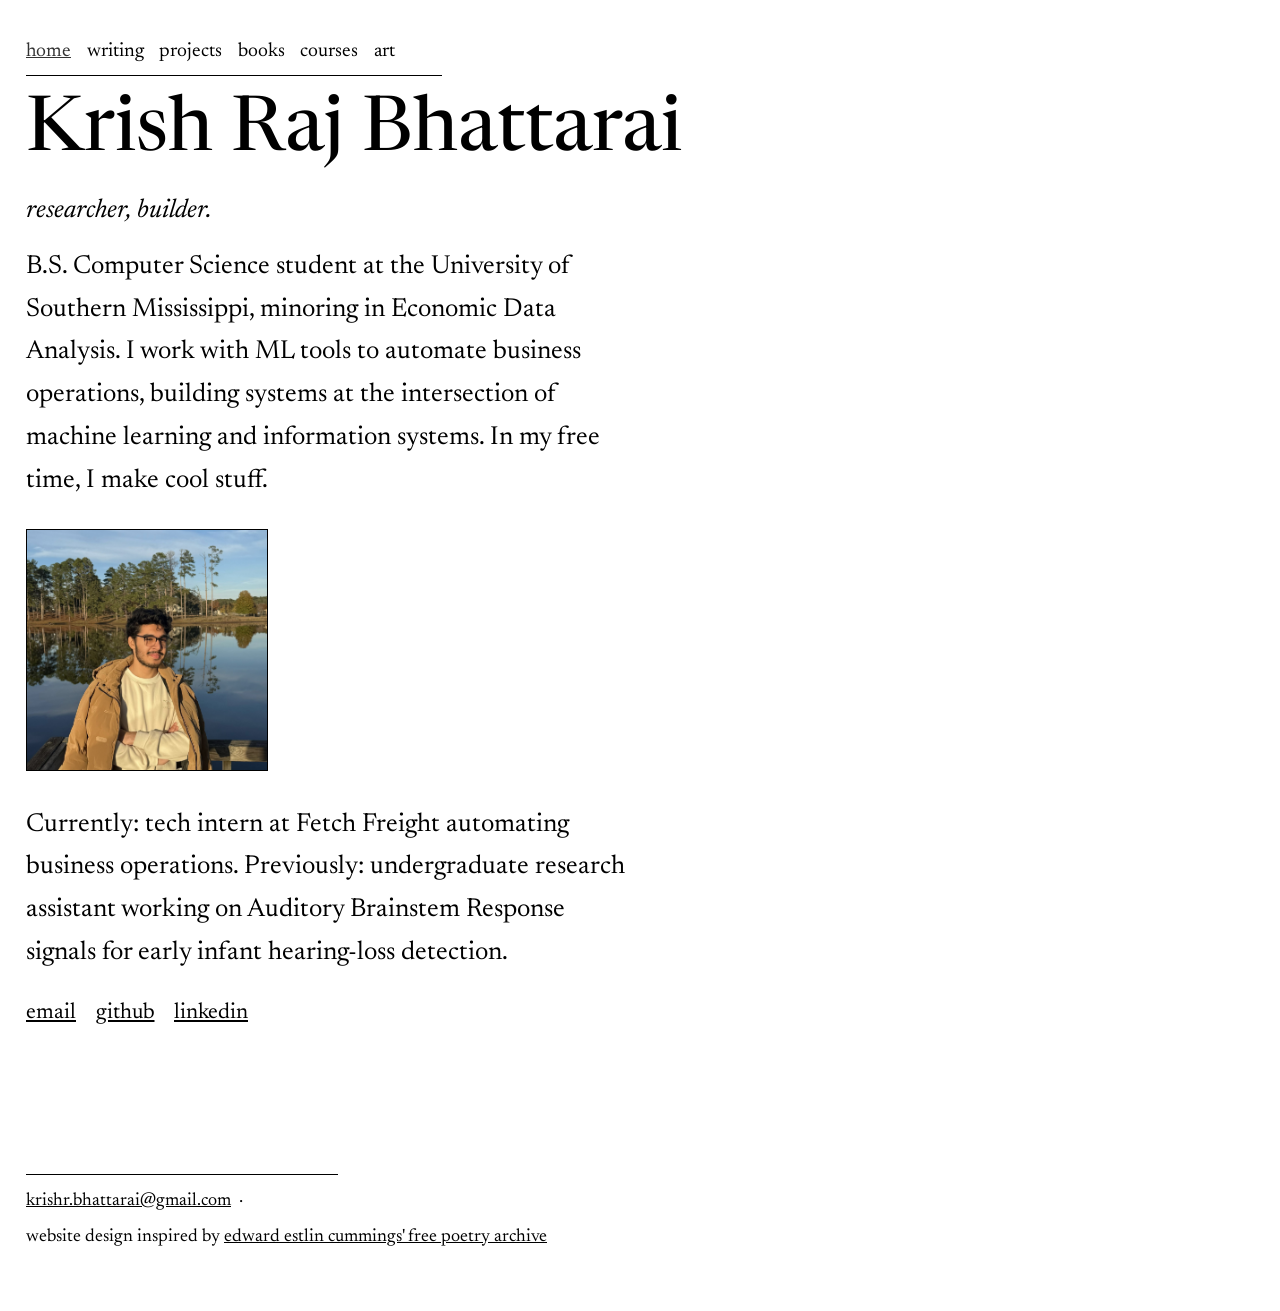
<file: index.html>
<!DOCTYPE html>
<html lang="en">

<head>
  <meta charset="UTF-8" />
  <meta name="viewport" content="width=device-width, initial-scale=1.0" />
  <title>krish raj bhattarai</title>
  <meta name="description" content="researcher, builder. Portfolio of Krish Raj Bhattarai." />
  <link rel="icon" type="image/png" href="favicon.png" />
  <link rel="stylesheet" href="style.css" />
</head>

<body>

  <div class="container">
    <main>
      <nav class="nav">
        <ul class="page-nav">
          <li><a href="index.html" class="active">home</a></li>
          <li><a href="writing.html">writing</a></li>
          <li><a href="projects.html">projects</a></li>
          <li><a href="books.html">books</a></li>
          <li><a href="courses.html">courses</a></li>
          <li><a href="art.html">art</a></li>
        </ul>
        <hr class="break small" />
      </nav>

      <div class="home-intro">

        <h1>
          Krish Raj Bhattarai
        </h1>

        <div class="intro">
          <p>
            <em>researcher, builder.</em>
          </p>
        </div>

        <p>
          B.S. Computer Science student at the University of Southern Mississippi,
          minoring in Economic Data Analysis. I work with ML tools to automate business operations, building systems
          at the intersection of machine learning and information systems. In my free time, I make cool stuff.
        </p>

        <img class="home-photo" src="krish.jpg" alt="Krish Raj Bhattarai" onerror="this.style.display='none'" />

        <p>
          Currently: tech intern at Fetch Freight automating business operations.
          Previously: undergraduate research assistant working on Auditory Brainstem Response signals for early infant
          hearing-loss detection.
        </p>

        <div class="home-links">
          <a href="mailto:krishr.bhattarai@gmail.com">email</a>
          <a href="https://github.com/krishrbhattarai" target="_blank" rel="noopener">github</a>
          <a href="https://www.linkedin.com/in/krish-raj-bhattarai-a943213b1/" target="_blank"
            rel="noopener">linkedin</a>
        </div>
      </div>

    </main>
  </div>

  <footer>
    <hr class="break footer" />
    <p>
      <a href="mailto:krishr.bhattarai@gmail.com">krishr.bhattarai@gmail.com</a>
      &nbsp;·&nbsp;
    </p>
    <p>
      website design inspired by <a href="https://cummings.ee">edward estlin cummings' free poetry archive</a>
    </p>
  </footer>

</body>

</html>
</file>
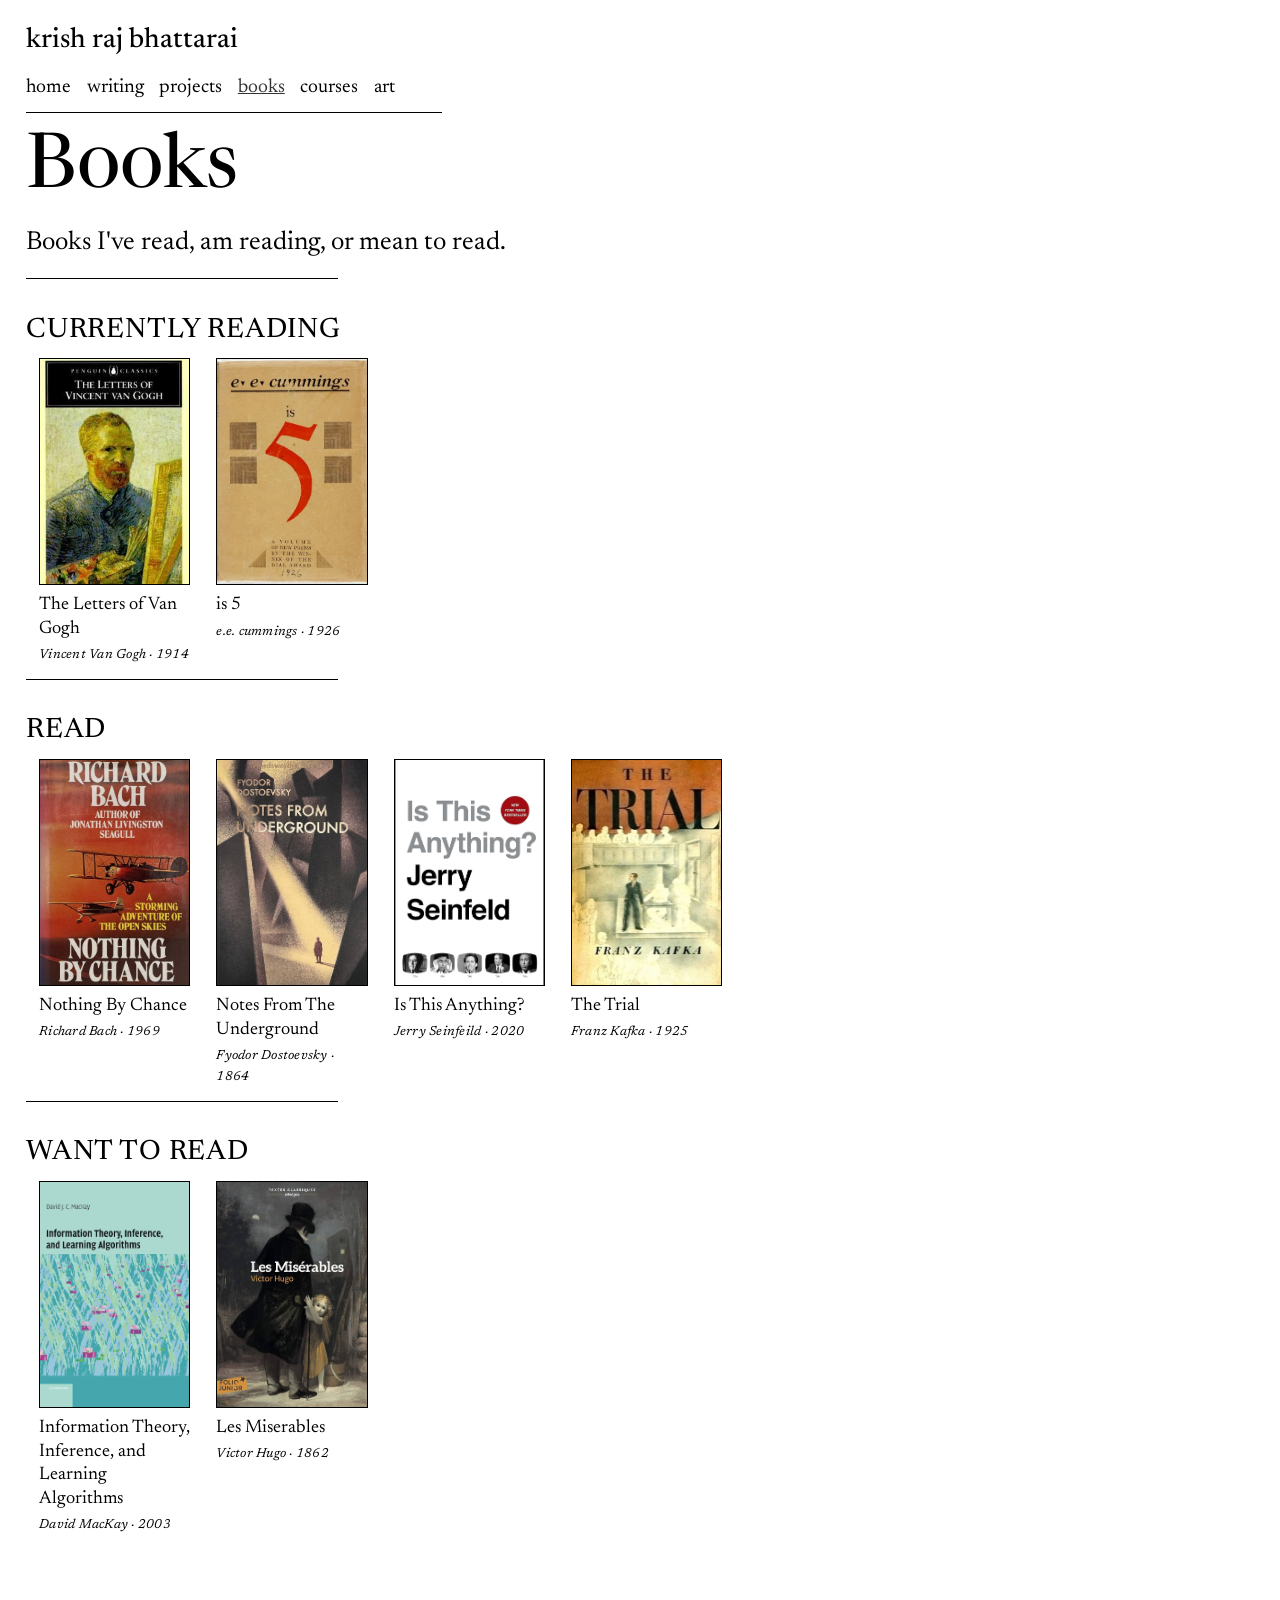
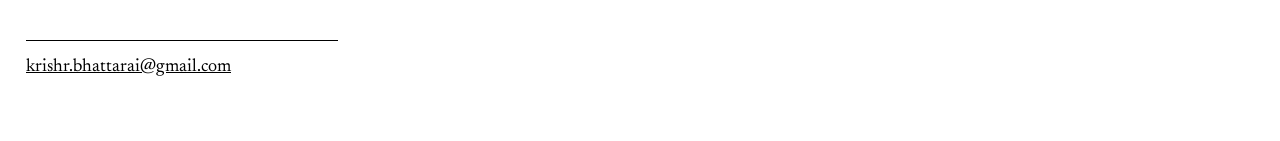
<file: books.html>
<!DOCTYPE html>
<html lang="en">
<head>
  <meta charset="UTF-8" />
  <meta name="viewport" content="width=device-width, initial-scale=1.0" />
  <title>books · krish raj bhattarai</title>
  <meta name="description" content="Books I've read, am reading, or mean to read. Krish Raj Bhattarai." />
  <link rel="icon" type="image/png" href="favicon.png" />
  <link rel="stylesheet" href="style.css" />
</head>
<body>

<div class="container">
<main>
<nav class="nav">
  <p><a href="index.html">krish raj bhattarai</a></p>
  <ul class="page-nav">
    <li><a href="index.html">home</a></li>
    <li><a href="writing.html">writing</a></li>
    <li><a href="projects.html">projects</a></li>
    <li><a href="books.html" class="active">books</a></li>
    <li><a href="courses.html">courses</a></li>
    <li><a href="art.html">art</a></li>
  </ul>
  <hr class="break small" />
</nav>

<article>
<header>
  <h1>Books</h1>
</header>

<section class="intro">
  <p>
    Books I've read, am reading, or mean to read.
  </p>
</section>

<hr class="break" />

<p class="section-label">currently reading</p>

<div class="book-grid">

  <div class="book-item">
    <img class="book-cover" src="covers/vangogh.jpg" alt="The Letters of Van Gogh">
    <div class="book-name">The Letters of Van Gogh</div>
    <div class="book-author">Vincent Van Gogh · 1914</div>
  </div>

  <div class="book-item">
    <img class="book-cover" src="covers/ee.jpg" alt="is 5">
    <div class="book-name">is 5</div>
    <div class="book-author">e.e. cummings · 1926</div>
  </div>

</div>

<hr class="break" />

<p class="section-label">read</p>

<div class="book-grid">

  <div class="book-item">
    <img class="book-cover" src="covers/bach.jpg" alt="Nothing By Chance">
    <div class="book-name">Nothing By Chance</div>
    <div class="book-author">Richard Bach · 1969</div>
  </div>

  <div class="book-item">
    <img class="book-cover" src="covers/notes.jpg" alt="Notes From The Underground">
    <div class="book-name">Notes From The Underground</div>
    <div class="book-author">Fyodor Dostoevsky · 1864</div>
  </div>

  <div class="book-item">
    <img class="book-cover" src="covers/jerry.jpg" alt="Is This Anything?">
    <div class="book-name">Is This Anything?</div>
    <div class="book-author">Jerry Seinfeild · 2020</div>
  </div>

  <div class="book-item">
    <img class="book-cover" src="covers/trial.jpg" alt="The Trial">
    <div class="book-name">The Trial</div>
    <div class="book-author">Franz Kafka · 1925</div>
  </div>

</div>

<hr class="break" />

<p class="section-label">want to read</p>

<div class="book-grid">

  <div class="book-item">
    <img class="book-cover" src="covers/algo.jpg" alt="Information Theory, Inference, and Learning Algorithms">
    <div class="book-name">Information Theory, Inference, and Learning Algorithms</div>
    <div class="book-author">David MacKay · 2003</div>
  </div>

  <div class="book-item">
    <img class="book-cover" src="covers/les.jpg" alt="Les Miserables">
    <div class="book-name">Les Miserables</div>
    <div class="book-author">Victor Hugo · 1862</div>
  </div>

</div>
</article>

</main>
</div>

<footer>
  <hr class="break footer" />
  <p>
    <a href="mailto:krishr.bhattarai@gmail.com">krishr.bhattarai@gmail.com</a>
  </p>
</footer>

</body>
</html>
</file>
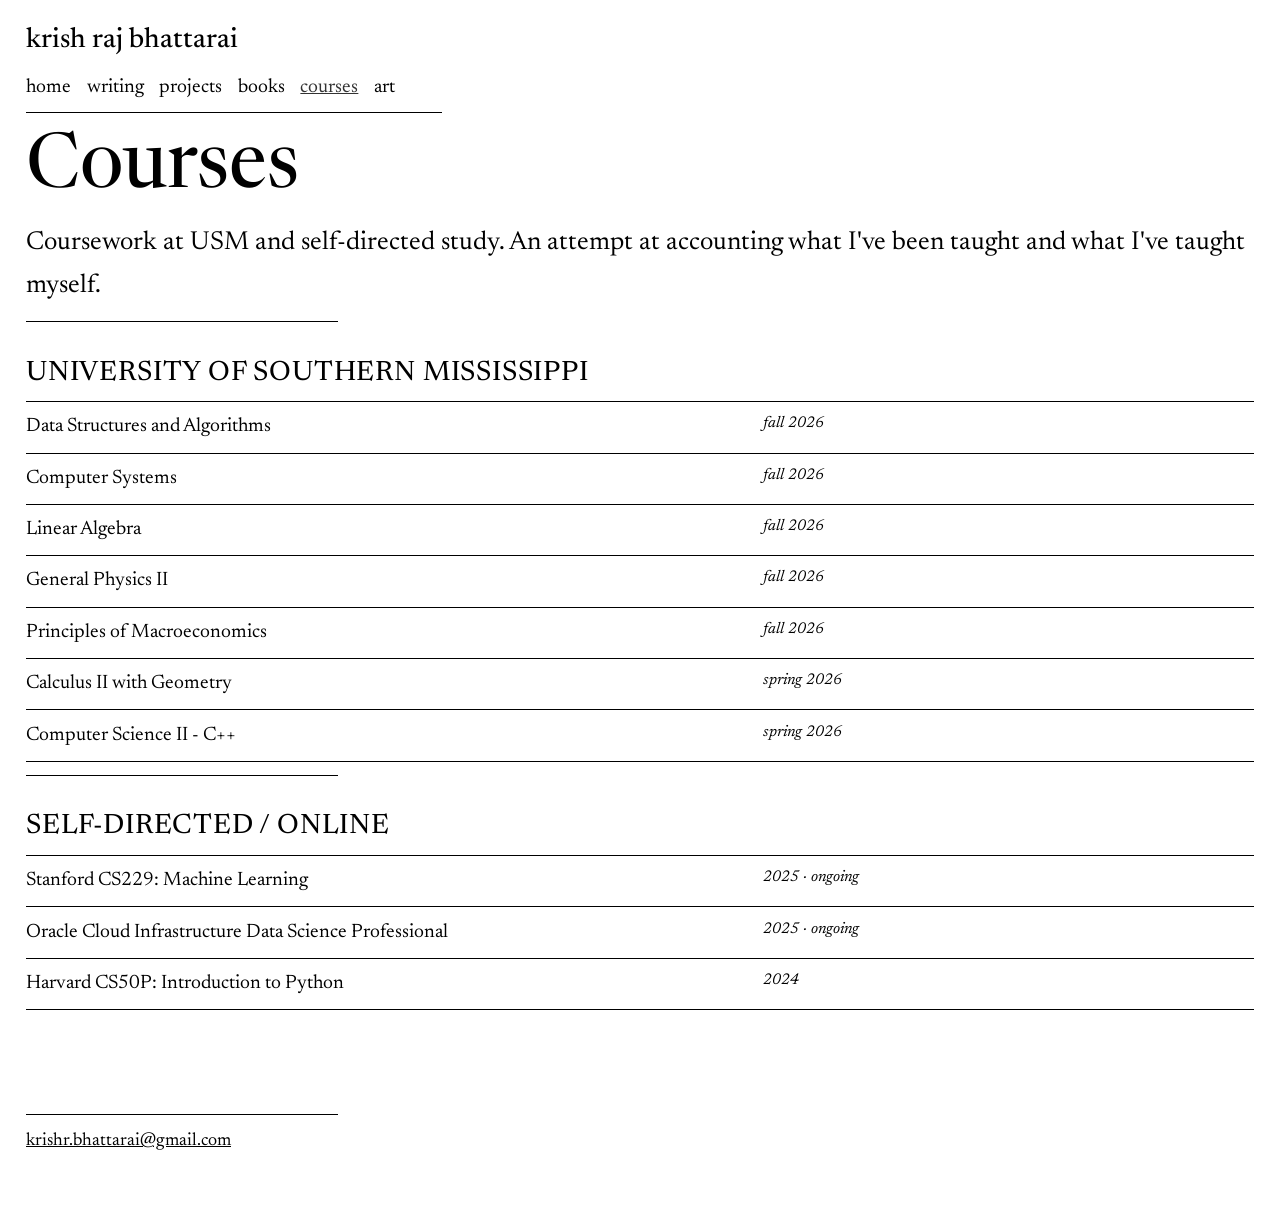
<file: courses.html>
<!DOCTYPE html>
<html lang="en">

<head>
  <meta charset="UTF-8" />
  <meta name="viewport" content="width=device-width, initial-scale=1.0" />
  <title>courses · krish raj bhattarai</title>
  <meta name="description" content="Coursework and self-directed study by Krish Raj Bhattarai." />
  <link rel="icon" type="image/png" href="favicon.png" />
  <link rel="stylesheet" href="style.css" />
</head>

<body>

  <div class="container">
    <main>
      <nav class="nav">
        <p><a href="index.html">krish raj bhattarai</a></p>
        <ul class="page-nav">
          <li><a href="index.html">home</a></li>
          <li><a href="writing.html">writing</a></li>
          <li><a href="projects.html">projects</a></li>
          <li><a href="books.html">books</a></li>
          <li><a href="courses.html" class="active">courses</a></li>
          <li><a href="art.html">art</a></li>
        </ul>
        <hr class="break small" />
      </nav>

      <article>
        <header>
          <h1>Courses</h1>
        </header>

        <section class="intro">
          <p>
            Coursework at USM and self-directed study. An attempt at
            accounting what I've been taught and what I've taught myself.
          </p>
        </section>

        <hr class="break" />

        <p class="section-label">university of southern mississippi</p>

        <table class="course-table">
          <tbody>
            <tr>
              <td>Data Structures and Algorithms</td>
              <td>fall 2026</td>
            </tr>
            <tr>
              <td>Computer Systems</td>
              <td>fall 2026</td>
            </tr>
            <tr>
              <td>Linear Algebra</td>
              <td>fall 2026</td>
            </tr>
            <tr>
              <td>General Physics II</td>
              <td>fall 2026</td>
            </tr>
            <tr>
              <td>Principles of Macroeconomics</td>
              <td>fall 2026</td>
            </tr>
            <tr>
              <td>Calculus II with Geometry</td>
              <td>spring 2026</td>
            </tr>
            <tr>
              <td>Computer Science II - C++</td>
              <td>spring 2026</td>
            </tr>
          </tbody>
        </table>

        <hr class="break" />

        <p class="section-label">self-directed / online</p>

        <table class="course-table">
          <tbody>
            <tr>
              <td>Stanford CS229: Machine Learning</td>
              <td>2025 · ongoing</td>
            </tr>
            <tr>
              <td>Oracle Cloud Infrastructure Data Science Professional</td>
              <td>2025 · ongoing</td>
            </tr>
            <tr>
              <td>Harvard CS50P: Introduction to Python</td>
              <td>2024</td>
            </tr>
          </tbody>
        </table>
      </article>

    </main>
  </div>

  <footer>
    <hr class="break footer" />
    <p>
      <a href="mailto:krishr.bhattarai@gmail.com">krishr.bhattarai@gmail.com</a>
    </p>
  </footer>

</body>

</html>
</file>
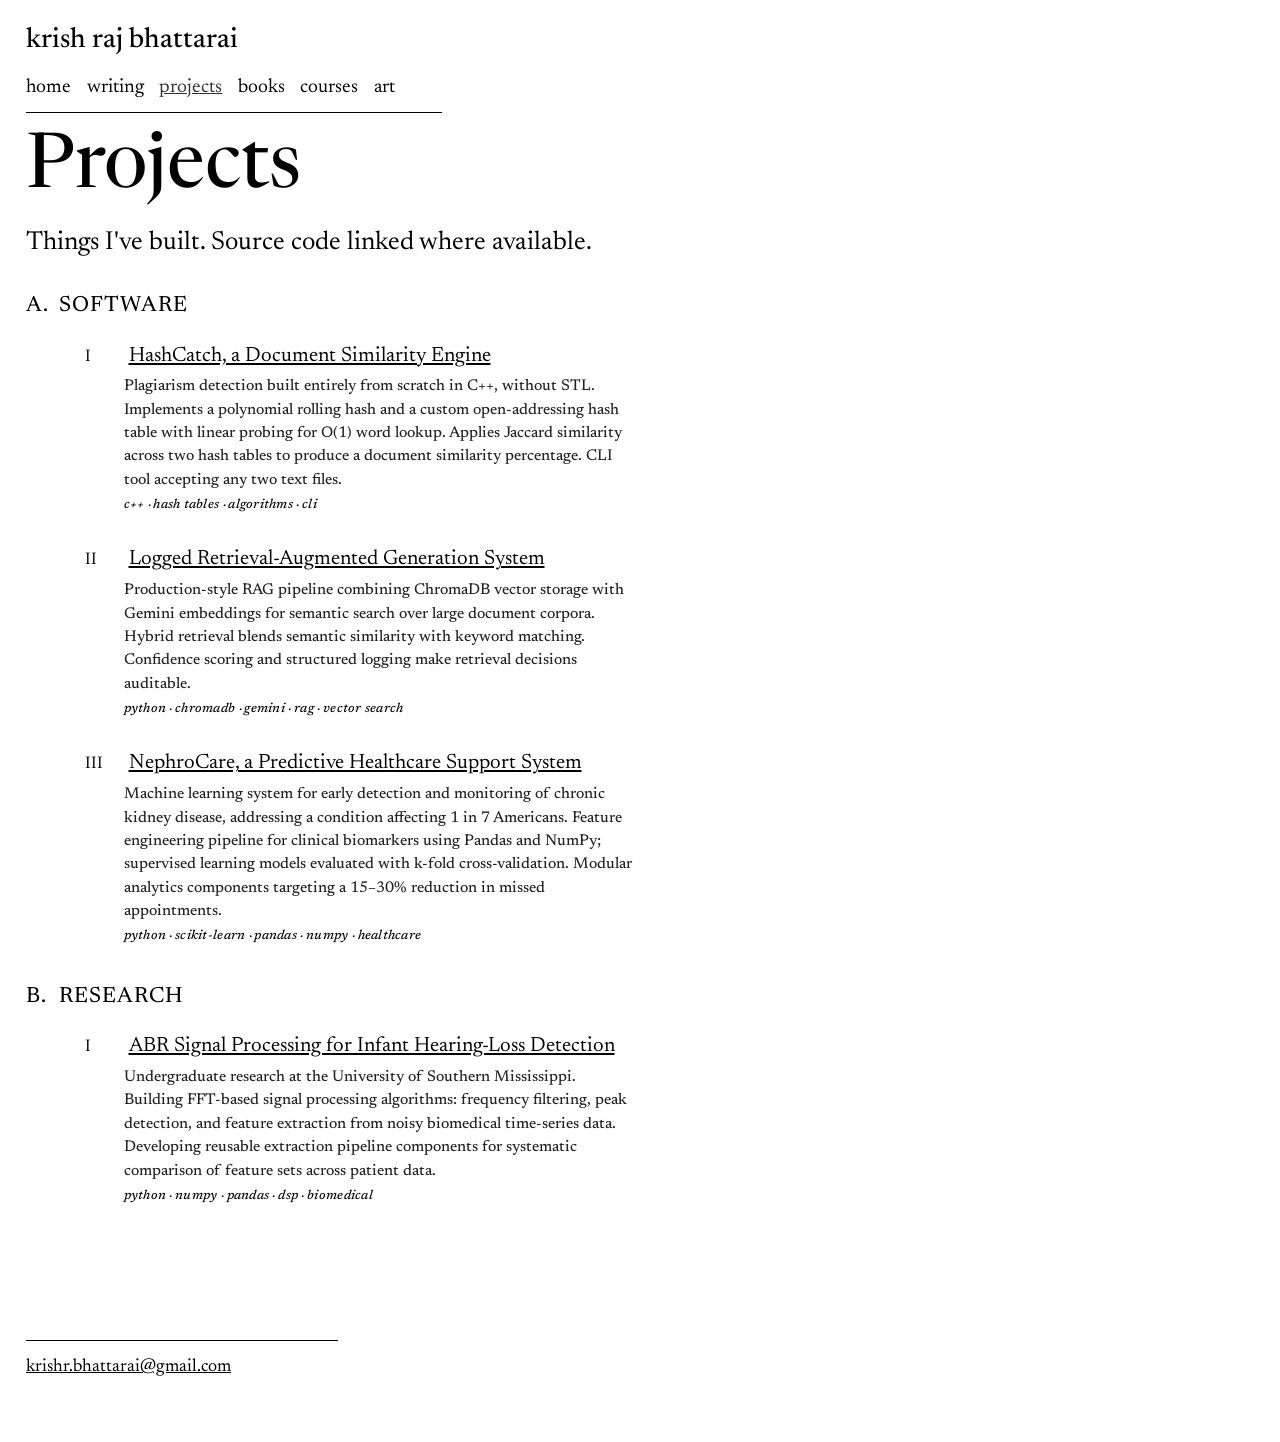
<file: projects.html>
<!DOCTYPE html>
<html lang="en">

<head>
  <meta charset="UTF-8" />
  <meta name="viewport" content="width=device-width, initial-scale=1.0" />
  <title>projects · krish raj bhattarai</title>
  <meta name="description" content="Software projects and research by Krish Raj Bhattarai." />
  <link rel="icon" type="image/png" href="favicon.png" />
  <link rel="stylesheet" href="style.css" />
</head>

<body>

  <div class="container">
    <main>
      <nav class="nav">
        <p><a href="index.html">krish raj bhattarai</a></p>
        <ul class="page-nav">
          <li><a href="index.html">home</a></li>
          <li><a href="writing.html">writing</a></li>
          <li><a href="projects.html" class="active">projects</a></li>
          <li><a href="books.html">books</a></li>
          <li><a href="courses.html">courses</a></li>
          <li><a href="art.html">art</a></li>
        </ul>
        <hr class="break small" />
      </nav>

      <article>
        <header>
          <h1>Projects</h1>
        </header>

        <section class="intro">
          <p>
            Things I've built. Source code linked where available.
          </p>
        </section>

        <section class="toc">

          <ol class="toc-level1">

            <!-- ── A · SOFTWARE ──────────────────── -->
            <li class="toc-level1-parent">
              <span class="toc-section-letter"></span> SOFTWARE
            </li>

            <li class="toc-level1-wrapper">
              <ol class="toc-level2">

                <li class="toc-level2-item">
                  <span class="toc-numbered">
                    <span class="toc-numeral">I</span>
                    <span class="toc-name">
                      <a href="https://github.com/krishrbhattarai/hashcatch">HashCatch, a Document Similarity Engine</a>
                    </span>
                  </span>
                  <p class="toc-desc">
                    Plagiarism detection built entirely from scratch in C++, without STL.
                    Implements a polynomial rolling hash and a custom open-addressing hash
                    table with linear probing for O(1) word lookup. Applies Jaccard
                    similarity across two hash tables to produce a document similarity
                    percentage. CLI tool accepting any two text files.
                  </p>
                  <div class="toc-tags">
                    <span class="tag">c++</span>
                    <span class="tag">hash tables</span>
                    <span class="tag">algorithms</span>
                    <span class="tag">cli</span>
                  </div>
                </li>

                <li class="toc-level2-item">
                  <span class="toc-numbered">
                    <span class="toc-numeral">II</span>
                    <span class="toc-name">
                      <a href="https://github.com/krishrbhattarai/ragnalog">Logged Retrieval-Augmented Generation
                        System</a>
                    </span>
                  </span>
                  <p class="toc-desc">
                    Production-style RAG pipeline combining ChromaDB vector storage with
                    Gemini embeddings for semantic search over large document corpora.
                    Hybrid retrieval blends semantic similarity with keyword matching.
                    Confidence scoring and structured logging make retrieval decisions
                    auditable.
                  </p>
                  <div class="toc-tags">
                    <span class="tag">python</span>
                    <span class="tag">chromadb</span>
                    <span class="tag">gemini</span>
                    <span class="tag">rag</span>
                    <span class="tag">vector search</span>
                  </div>
                </li>

                <li class="toc-level2-item">
                  <span class="toc-numbered">
                    <span class="toc-numeral">III</span>
                    <span class="toc-name">
                      <a href="https://github.com/kavyapokharel/NephroCare">NephroCare, a Predictive Healthcare Support
                        System</a>
                    </span>
                  </span>
                  <p class="toc-desc">
                    Machine learning system for early detection and monitoring of chronic
                    kidney disease, addressing a condition affecting 1 in 7 Americans.
                    Feature engineering pipeline for clinical biomarkers using Pandas and
                    NumPy; supervised learning models evaluated with k-fold cross-validation.
                    Modular analytics components targeting a 15–30% reduction in missed
                    appointments.
                  </p>
                  <div class="toc-tags">
                    <span class="tag">python</span>
                    <span class="tag">scikit-learn</span>
                    <span class="tag">pandas</span>
                    <span class="tag">numpy</span>
                    <span class="tag">healthcare</span>
                  </div>
                </li>

              </ol>
            </li>

            <!-- ── B · RESEARCH ──────────────────── -->
            <li class="toc-level1-parent">
              <span class="toc-section-letter"></span> RESEARCH
            </li>

            <li class="toc-level1-wrapper">
              <ol class="toc-level2">

                <li class="toc-level2-item">
                  <span class="toc-numbered">
                    <span class="toc-numeral">I</span>
                    <span class="toc-name">
                      <a href="#">ABR Signal Processing for Infant Hearing-Loss Detection</a>
                    </span>
                  </span>
                  <p class="toc-desc">
                    Undergraduate research at the University of Southern Mississippi.
                    Building FFT-based signal processing algorithms: frequency filtering,
                    peak detection, and feature extraction from noisy biomedical
                    time-series data. Developing reusable extraction pipeline components
                    for systematic comparison of feature sets across patient data.
                  </p>
                  <div class="toc-tags">
                    <span class="tag">python</span>
                    <span class="tag">numpy</span>
                    <span class="tag">pandas</span>
                    <span class="tag">dsp</span>
                    <span class="tag">biomedical</span>
                  </div>
                </li>

              </ol>
            </li>

          </ol>

        </section>
      </article>

    </main>
  </div>

  <footer>
    <hr class="break footer" />
    <p>
      <a href="mailto:krishr.bhattarai@gmail.com">krishr.bhattarai@gmail.com</a>
    </p>
  </footer>

</body>

</html>
</file>
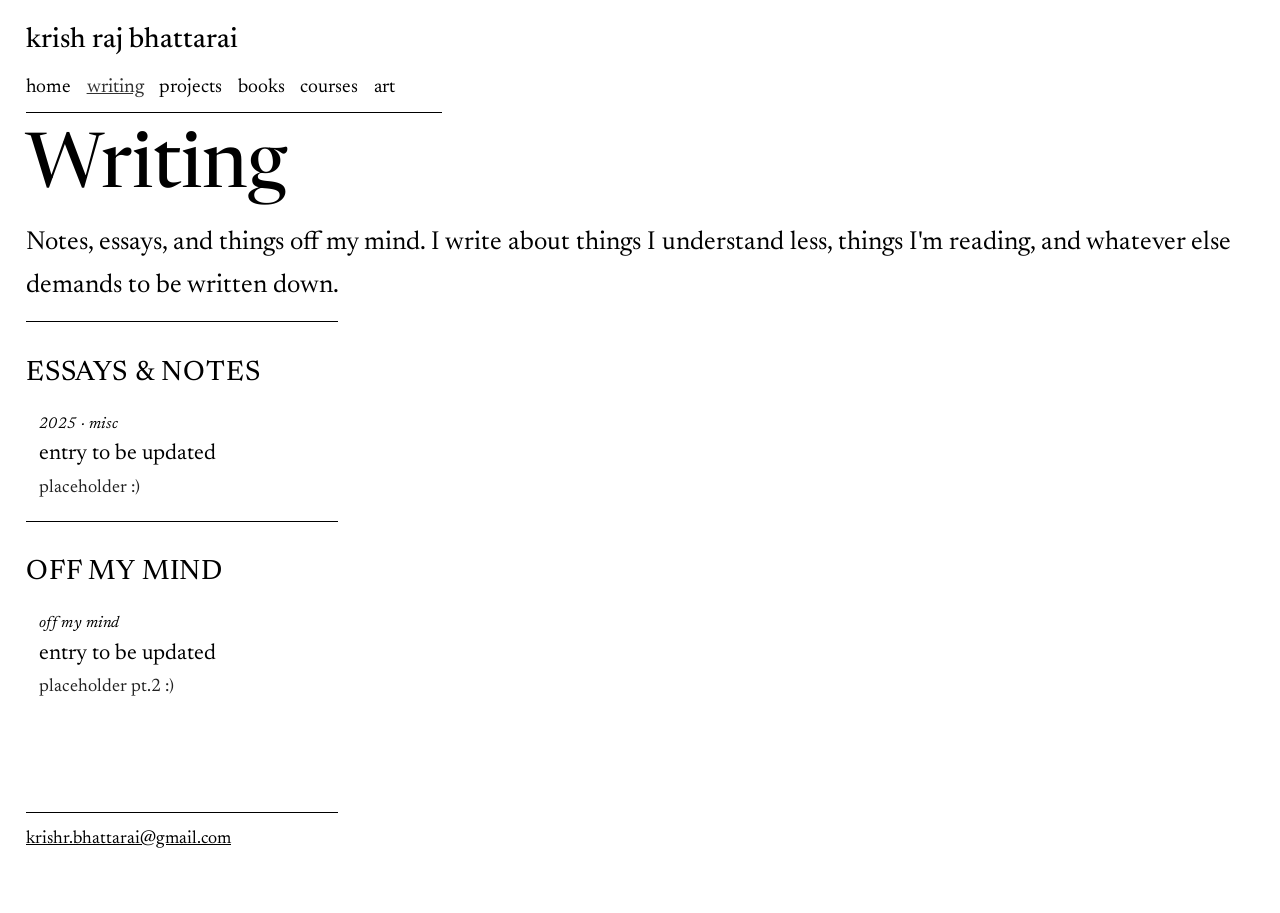
<file: writing.html>
<!DOCTYPE html>
<html lang="en">
<head>
  <meta charset="UTF-8" />
  <meta name="viewport" content="width=device-width, initial-scale=1.0" />
  <title>writing · krish raj bhattarai</title>
  <meta name="description" content="Notes, essays, and things off my mind by Krish Raj Bhattarai." />
  <link rel="icon" type="image/png" href="favicon.png" />
  <link rel="stylesheet" href="style.css" />
</head>
<body>

<div class="container">
<main>
<nav class="nav">
  <p><a href="index.html">krish raj bhattarai</a></p>
  <ul class="page-nav">
    <li><a href="index.html">home</a></li>
    <li><a href="writing.html" class="active">writing</a></li>
    <li><a href="projects.html">projects</a></li>
    <li><a href="books.html">books</a></li>
    <li><a href="courses.html">courses</a></li>
    <li><a href="art.html">art</a></li>
  </ul>
  <hr class="break small" />
</nav>

<article>
<header>
  <h1>Writing</h1>
</header>

<section class="intro">
  <p>
    Notes, essays, and things off my mind. I write about things I understand less, things I'm reading, and whatever else demands
    to be written down.
  </p>
</section>

<hr class="break" />

<p class="section-label">essays &amp; notes</p>

<ul class="entry-list">
  <li class="entry">
    <div class="entry-meta">2025 · misc</div>
    <div class="entry-title">
      <a href="#">entry to be updated</a>
    </div>
    <p class="entry-desc">
      placeholder :)
    </p>
  </li>
</ul>

<hr class="break" />

<p class="section-label">off my mind</p>

<ul class="entry-list">
  <li class="entry">
    <div class="entry-meta">off my mind</div>
    <div class="entry-title">
      <a href="#">entry to be updated</a>
    </div>
    <p class="entry-desc">
      placeholder pt.2 :)
    </p>
  </li>
</ul>
</article>

</main>
</div>

<footer>
  <hr class="break footer" />
  <p>
    <a href="mailto:krishr.bhattarai@gmail.com">krishr.bhattarai@gmail.com</a>
  </p>
</footer>

</body>
</html>
</file>
<file: style.css>
/* ═══════════════════════════════════════════════
   style.css — cummings.ee–inspired design system
   font: Newsreader (variable serif)
   palette: white bg, black text, #333 hover
   ═══════════════════════════════════════════════ */

@import url('https://fonts.googleapis.com/css2?family=Newsreader:ital,opsz,wght@0,6..72,200..800;1,6..72,200..800&display=swap');

*, *::before, *::after {
  box-sizing: border-box;
  margin: 0;
  padding: 0;
}

/* ── ROOT TYPOGRAPHY (fluid) ────────────────── */
html {
  font-size: 16px;
  scroll-behavior: smooth;
}

@media (min-width: 320px) {
  html {
    font-size: calc(14px + 1.875vw);
  }
}

@media (min-width: 640px) {
  html {
    font-size: 26px;
  }
}

body {
  background: #ffffff;
  color: #000000;
  font-family: 'Newsreader', serif;
  font-weight: 400;
  font-size: 1rem;
  line-height: 1.65;
  min-height: 100vh;
  -webkit-font-smoothing: antialiased;
  -moz-osx-font-smoothing: grayscale;
}

/* ── LINKS (global) ─────────────────────────── */
a {
  color: #000000;
  text-decoration: underline;
  transition: color 0.15s ease, text-decoration 0.15s ease;
}

a:hover {
  color: #333333;
  text-decoration: none;
}

/* ── CONTAINER ──────────────────────────────── */
.container {
  width: 100%;
  padding: 0.35rem 0.75rem 0;
}

@media (min-width: 480px) {
  .container {
    padding: 0.35rem 1rem 0;
  }
}

/* ── BREAK / DIVIDER RULES ──────────────────── */
.break {
  border: none;
  border-top: 0.06875rem solid #000000;
  margin: 0.5rem 0;
  max-width: 12rem;
}

.break.small {
  margin: 0.15rem 0 0.5rem;
  max-width: 16rem;
}

.break.footer {
  margin: 0 0 0.5rem;
  max-width: 12rem;
}

.break.big {
  margin: 0.5rem 0;
  border-top-width: 0.125rem;
  max-width: 12rem;
}

/* ── NAVIGATION ─────────────────────────────── */
nav.nav {
  margin-bottom: 0;
}

nav.nav p {
  font-size: calc(12px + 2.5vw);
  font-weight: 466;
  line-height: 1.3;
}

@media (min-width: 640px) {
  nav.nav p {
    font-size: 28px;
  }
}

nav.nav p a {
  text-decoration: none;
  color: #000000;
}

nav.nav p a:hover {
  text-decoration: underline;
  color: #333333;
}

/* ── PAGE NAV LINKS (portfolio sub-nav) ─────── */
.page-nav {
  list-style: none;
  padding: 0;
  margin: 0.25rem 0 0 0;
  display: flex;
  flex-wrap: wrap;
  gap: 0 0.6rem;
}

.page-nav li {
  display: inline;
}

.page-nav li a {
  font-family: 'Newsreader', serif;
  font-size: 0.75rem;
  font-weight: 400;
  color: #000000;
  text-decoration: none;
}

.page-nav li a:hover,
.page-nav li a.active {
  text-decoration: underline;
  color: #333333;
}

/* ── MAIN CONTENT ────────────────────────────── */
main {
  width: 100%;
  padding: 0.5rem 0 4rem;
}

/* ── PAGE TITLE (h1) ─────────────────────────── */
h1 {
  font-family: 'Newsreader', serif;
  font-weight: 433;
  line-height: 1.15;
  margin: 0.15rem 0 0.35rem;
  font-size: calc(-8px + 13.125vw);
}

@media (min-width: 640px) {
  h1 {
    font-size: 76px;
  }
}

/* ── SECTION HEADING (h2) ────────────────────── */
h2 {
  font-family: 'Newsreader', serif;
  font-style: italic;
  font-weight: 366;
  line-height: 1.25;
  margin: 1.25rem 0 0.667rem;
  font-size: calc(22px + 2.5vw);
}

@media (min-width: 640px) {
  h2 {
    font-size: 38px;
  }
}

/* ── SECTION LABEL (small caps divider) ──────── */
.section-label {
  font-family: 'Newsreader', serif;
  font-weight: 466;
  font-size: calc(20px + 1.25vw);
  text-transform: uppercase;
  letter-spacing: 0.03125rem;
  margin: 1.25rem 0 0.4rem;
  line-height: 1.3;
}

@media (min-width: 640px) {
  .section-label {
    font-size: 28px;
  }
}

/* ── INTRO / DESCRIPTION TEXT ────────────────── */
.intro {
  font-size: 1rem;
  line-height: 1.65;
  margin-bottom: 0.5rem;
}

.intro p {
  margin-bottom: 0.5rem;
}

/* ── HOME / LANDING ──────────────────────────── */
.home-intro {
  margin-bottom: 1.5rem;
}

.home-intro h1 {
  margin-bottom: 0.5rem;
}

.home-intro h1 em {
  font-style: italic;
  font-weight: 366;
}

.home-intro p {
  font-size: 1rem;
  line-height: 1.65;
  margin-bottom: 0.5rem;
  max-width: 600px;
}

.home-links {
  margin-top: 0.75rem;
  display: flex;
  flex-wrap: wrap;
  gap: 0.2rem 0.75rem;
}

.home-links a {
  font-size: 0.85rem;
  color: #000000;
  text-decoration: underline;
}

.home-links a:hover {
  color: #333333;
  text-decoration: none;
}

/* ── PROFILE PHOTO ───────────────────────────── */
.home-photo {
  width: 242px;
  height: 242px;
  display: block;
  object-fit: cover;
  margin: 1rem 0 1.25rem;
  border: 0.06875rem solid #000000;
}

/* ── ENTRY LIST (writing, projects, etc.) ────── */
.entry-list {
  list-style: none;
  padding-left: 0.5rem;
}

.entry {
  padding: 0.4rem 0 0.225rem;
}

.entry-meta {
  font-family: 'Newsreader', serif;
  font-size: 0.6rem;
  font-style: italic;
  color: #000000;
  letter-spacing: 0.02em;
  margin-bottom: 0.1rem;
}

.entry-title {
  font-family: 'Newsreader', serif;
  font-size: 0.85rem;
  font-weight: 400;
  line-height: 1.35;
  margin-bottom: 0.15rem;
}

.entry-title a {
  color: #000000;
  text-decoration: none;
}

.entry-title a:hover {
  color: #333333;
  text-decoration: underline;
}

.entry-desc {
  font-size: 0.7rem;
  color: #222222;
  line-height: 1.55;
  margin-top: 0.1rem;
  max-width: 600px;
}

.entry-tags {
  margin-top: 0.25rem;
  display: flex;
  flex-wrap: wrap;
  gap: 0.15rem;
}

.tag {
  font-family: 'Newsreader', serif;
  font-size: 0.5rem;
  font-style: italic;
  color: #000000;
  letter-spacing: 0.02em;
}

.tag::after {
  content: ' · ';
}

.tag:last-child::after {
  content: '';
}

/* ── TABLE OF CONTENTS (projects page) ──────── */
.toc {
  margin-top: 0.5rem;
}

.toc-level1 {
  list-style: none;
  counter-reset: toc-section;
  padding-left: 1.25rem;
  font-family: 'Newsreader', serif;
  font-size: 0.85rem;
  font-weight: 466;
  line-height: 1.4;
}

.toc-level1 > li {
  margin-bottom: 0.75rem;
}

.toc-level1-parent {
  counter-increment: toc-section;
  position: relative;
  font-family: 'Newsreader', serif;
  font-size: 0.85rem;
  font-weight: 466;
  letter-spacing: 0.05em;
  margin-top: 1rem;
  margin-bottom: 0.3rem;
  line-height: 1.4;
}

.toc-level1-parent::before {
  content: counter(toc-section, upper-alpha) ".";
  position: absolute;
  left: -1.25rem;
}

.toc-level2 {
  list-style: none;
  padding-left: 1rem;
  margin: 0;
}

.toc-level2-item {
  margin-bottom: 0.8rem;
  padding-bottom: 0.4rem;
}

.toc-numbered {
  display: block;
  line-height: 1.35;
}

.toc-numeral {
  font-family: 'Newsreader', serif;
  font-size: 0.65rem;
  font-weight: 400;
  display: inline-block;
  width: 1.5rem;
  flex-shrink: 0;
}

.toc-name {
  font-family: 'Newsreader', serif;
  font-size: 0.8rem;
  font-weight: 400;
  line-height: 1.35;
}

.toc-name a {
  color: #000000;
  text-decoration: underline;
}

.toc-name a:hover {
  color: #333333;
  text-decoration: none;
}

.toc-desc {
  font-size: 0.6rem;
  color: #222222;
  line-height: 1.5;
  margin-top: 0.15rem;
  padding-left: 1.5rem;
  max-width: 550px;
}

.toc-tags {
  margin-top: 0.15rem;
  padding-left: 1.5rem;
  display: flex;
  flex-wrap: wrap;
  gap: 0.1rem;
}

/* ── BOOK GRID ───────────────────────────────── */
.book-grid {
  display: grid;
  grid-template-columns: repeat(auto-fill, minmax(130px, 1fr));
  gap: 1.25rem 1rem;
  margin-top: 0.4rem;
  padding-left: 0.5rem;
}

.book-item {
  text-decoration: none;
  color: #000000;
}

.book-cover {
  width: 100%;
  aspect-ratio: 2/3;
  object-fit: cover;
  border: 0.06875rem solid #000000;
  display: block;
  margin-bottom: 0.35rem;
  background: #f5f5f5;
  transition: opacity 0.2s;
}

.book-cover-placeholder {
  width: 100%;
  aspect-ratio: 2/3;
  background: #f5f5f5;
  border: 0.06875rem solid #000000;
  display: flex;
  align-items: center;
  justify-content: center;
  margin-bottom: 0.35rem;
  font-family: 'Newsreader', serif;
  font-size: 0.5rem;
  font-style: italic;
  color: #000000;
  text-align: center;
  padding: 0.5rem;
}

.book-item:hover .book-cover,
.book-item:hover .book-cover-placeholder {
  opacity: 0.7;
}

.book-name {
  font-size: 0.7rem;
  line-height: 1.3;
  margin-bottom: 0.1rem;
}

.book-author {
  font-family: 'Newsreader', serif;
  font-size: 0.5rem;
  font-style: italic;
  color: #000000;
  letter-spacing: 0.02em;
}

/* ── COURSE TABLE ────────────────────────────── */
.course-table {
  width: 100%;
  border-collapse: collapse;
  padding-left: 0.5rem;
}

.course-table tr {
  border-bottom: 0.06875rem solid #000000;
}

.course-table tr:first-child {
  border-top: 0.06875rem solid #000000;
}

.course-table td {
  padding: 0.35rem 0;
  font-size: 0.75rem;
  vertical-align: top;
}

.course-table td:first-child {
  width: 60%;
  padding-right: 0.5rem;
}

.course-table td:last-child {
  font-family: 'Newsreader', serif;
  font-size: 0.6rem;
  font-style: italic;
  color: #000000;
  white-space: nowrap;
}

/* ── ART GRID ────────────────────────────────── */
.art-grid {
  column-count: 2;
  column-gap: 1rem;
  margin-top: 0.4rem;
  padding-left: 0.5rem;
}

.art-item {
  position: relative;
  overflow: hidden;
  break-inside: avoid;
  margin-bottom: 1rem;
}

.art-img {
  width: 100%;
  height: auto;
  object-fit: contain;
  display: block;
  background: #f5f5f5;
  border: 0.06875rem solid #000000;
  transition: opacity 0.2s;
}

.art-item:hover .art-img {
  opacity: 0.7;
}

.art-placeholder {
  width: 100%;
  aspect-ratio: 4/3;
  background: #f5f5f5;
  border: 0.06875rem solid #000000;
  display: flex;
  align-items: center;
  justify-content: center;
  font-family: 'Newsreader', serif;
  font-size: 0.5rem;
  font-style: italic;
  color: #000000;
}

.art-caption {
  font-family: 'Newsreader', serif;
  font-size: 0.55rem;
  font-style: italic;
  color: #000000;
  margin-top: 0.25rem;
  line-height: 1.4;
}

.art-caption a {
  color: #000000;
  text-decoration: underline;
}

.art-caption a:hover {
  color: #333333;
  text-decoration: none;
}

/* ── FOOTER ──────────────────────────────────── */
footer {
  max-width: 600px;
  padding: 0 0.75rem 2rem;
}

@media (min-width: 480px) {
  footer {
    padding: 0 1rem 2rem;
  }
}

footer p {
  font-family: 'Newsreader', serif;
  font-size: 18px;
  color: #000000;
  line-height: 1.5;
  margin-bottom: 0.33rem;
}

@media (max-width: 639px) {
  footer p {
    font-size: 14px;
  }
}

footer a {
  color: #000000;
  text-decoration: underline;
}

footer a:hover {
  color: #333333;
  text-decoration: none;
}

/* ── PROSE (writing/art page body text) ──────── */
.prose {
  max-width: 600px;
}

.prose p {
  margin-bottom: 0.5rem;
  font-size: 1rem;
  line-height: 1.65;
}

.prose a {
  color: #000000;
  text-decoration: underline;
}

.prose a:hover {
  color: #333333;
  text-decoration: none;
}

/* ── RESPONSIVE ──────────────────────────────── */
@media (max-width: 600px) {
  .art-grid {
    column-count: 1;
  }

  .home-photo {
    width: 198px;
    height: 198px;
  }

  .book-grid {
    grid-template-columns: repeat(auto-fill, minmax(110px, 1fr));
  }
}
</file>
